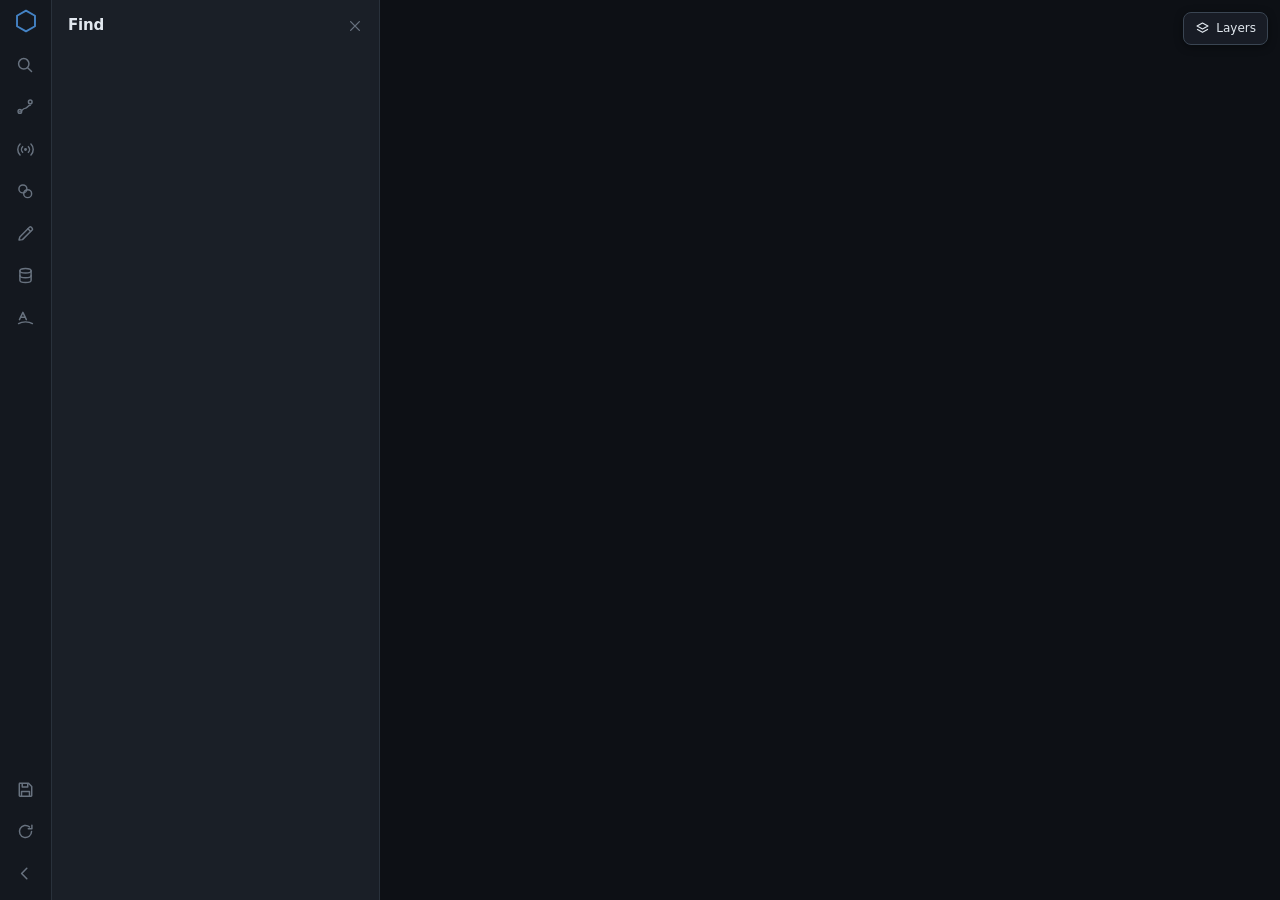
<file: index.html>
<!DOCTYPE html>
<html lang="en">
<head>
<meta charset="utf-8">
<meta name="viewport" content="width=device-width, initial-scale=1">
<title>Ravages Hex Map</title>
<meta http-equiv="refresh" content="0; url=rotmap/">
<link rel="canonical" href="rotmap/">
</head>
<body style="font:14px/1.5 system-ui,sans-serif;background:#1c2128;color:#d6dce4;padding:2em">
<p>Redirecting to <a href="rotmap/" style="color:#7ab8ff">the map</a>&hellip;</p>
</body>
</html>
</file>
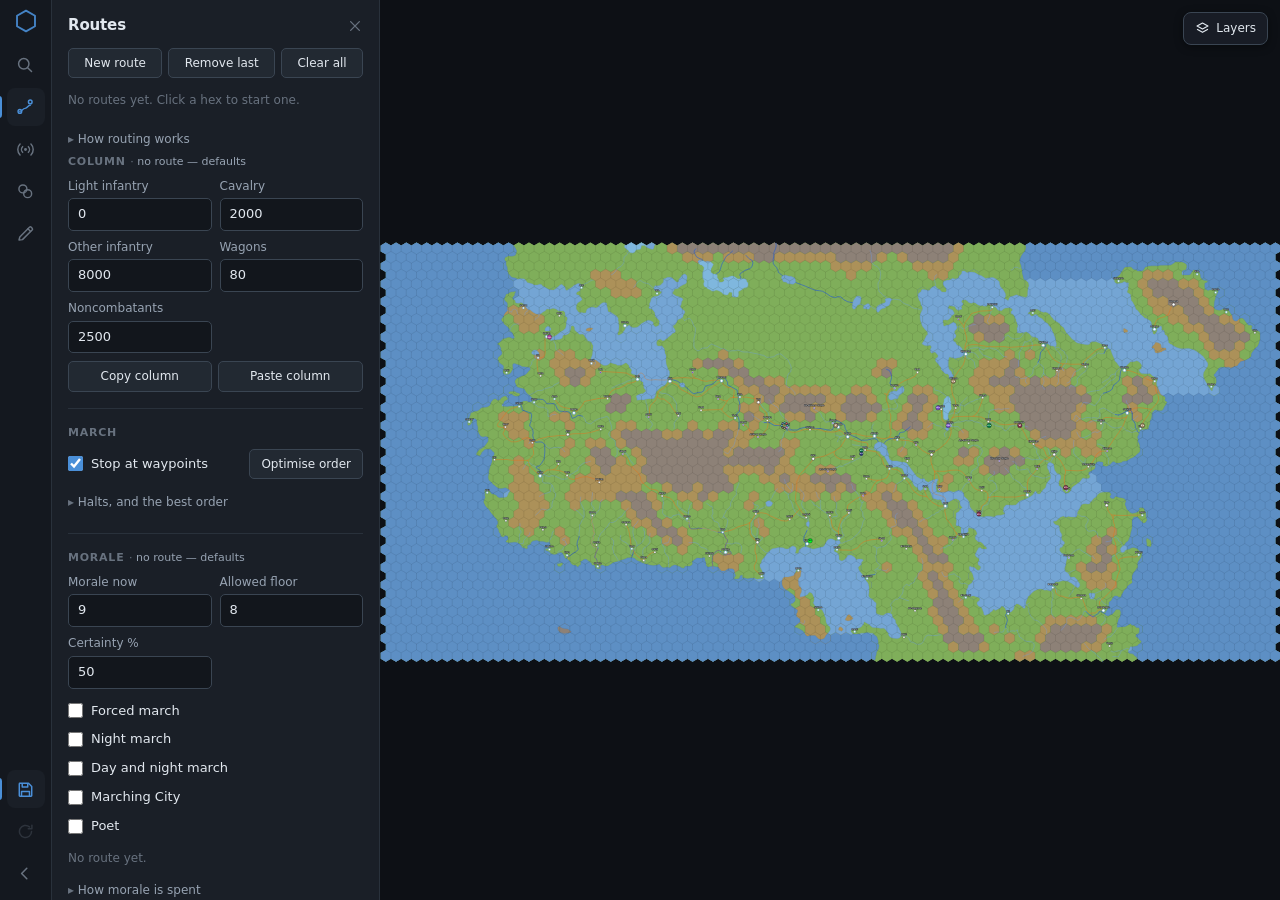
<file: rotmap/index.html>
<!DOCTYPE html>
<html lang="en">
<head>
<meta charset="utf-8">
<title>Ravages Hex Map</title>
<meta name="viewport" content="width=device-width, initial-scale=1, viewport-fit=cover">
<link rel="stylesheet" href="ui.css">
</head>
<body>

<!-- The icons, defined once and referenced by <use>. Keeping them in one block means the rail, the
     panel headers and the map buttons draw from the same set instead of each inlining its own. -->
<svg width="0" height="0" style="position:absolute" aria-hidden="true">
  <defs>
    <g id="i-find" fill="none" stroke="currentColor" stroke-width="1.7" stroke-linecap="round">
      <circle cx="9" cy="9" r="6"/><path d="M13.5 13.5 18 18"/>
    </g>
    <g id="i-route" fill="none" stroke="currentColor" stroke-width="1.7" stroke-linecap="round" stroke-linejoin="round">
      <path d="M4.5 15.5c3 0 3-3.5 6-3.5s3-3.5 6-3.5"/>
      <circle cx="4.5" cy="15.5" r="2.1"/><circle cx="16.5" cy="4.5" r="2.1"/>
    </g>
    <g id="i-token" fill="none" stroke="currentColor" stroke-width="1.7">
      <circle cx="8" cy="8" r="4.6"/><circle cx="13.5" cy="13.5" r="4.6"/>
    </g>
    <g id="i-draw" fill="none" stroke="currentColor" stroke-width="1.7" stroke-linecap="round" stroke-linejoin="round">
      <path d="M3.5 18.5 4.4 15l9.4-9.4 3.1 3.1L7.5 18.1z"/><path d="m13.8 5.6 1.8-1.8a1.5 1.5 0 0 1 2.1 0l1 1a1.5 1.5 0 0 1 0 2.1l-1.8 1.8"/>
    </g>
    <g id="i-data" fill="none" stroke="currentColor" stroke-width="1.7" stroke-linecap="round">
      <ellipse cx="11" cy="5.5" rx="6.5" ry="2.6"/><path d="M4.5 5.5v11c0 1.4 2.9 2.6 6.5 2.6s6.5-1.2 6.5-2.6v-11"/><path d="M4.5 11c0 1.4 2.9 2.6 6.5 2.6s6.5-1.2 6.5-2.6"/>
    </g>
    <g id="i-iso" fill="none" stroke="currentColor" stroke-width="1.7" stroke-linecap="round">
      <circle cx="11" cy="11" r="1.7" fill="currentColor" stroke="none"/>
      <path d="M14.3 7.7a4.7 4.7 0 0 1 0 6.6M17.3 4.7a8.9 8.9 0 0 1 0 12.6"/>
      <path d="M7.7 14.3a4.7 4.7 0 0 1 0-6.6M4.7 17.3a8.9 8.9 0 0 1 0-12.6"/>
    </g>
    <g id="i-layers" fill="none" stroke="currentColor" stroke-width="1.7" stroke-linejoin="round">
      <path d="M11 3 3 7.4l8 4.4 8-4.4z"/><path d="m3 12.2 8 4.4 8-4.4"/>
    </g>
    <g id="i-close" fill="none" stroke="currentColor" stroke-width="1.8" stroke-linecap="round">
      <path d="M5 5l12 12M17 5 5 17"/>
    </g>
    <g id="i-collapse" fill="none" stroke="currentColor" stroke-width="1.8" stroke-linecap="round" stroke-linejoin="round">
      <path d="M12.5 5 6.5 11l6 6"/>
    </g>
    <!-- A floppy: the one picture of "saved" that survived the thing itself. -->
    <g id="i-save" fill="none" stroke="currentColor" stroke-width="1.7" stroke-linejoin="round">
      <path d="M4 3.8h10.5L18.2 7.5V18a.7.7 0 0 1-.7.7H4.5a.7.7 0 0 1-.7-.7V4.5a.7.7 0 0 1 .7-.7z"/>
      <path d="M7.2 3.8v4.4h6.4V3.8"/><path d="M6.4 18.7v-5.4h9.2v5.4"/>
    </g>
    <!-- A circle come almost the whole way round, with the arrow that says it is going back. -->
    <g id="i-reset" fill="none" stroke="currentColor" stroke-width="1.7" stroke-linecap="round" stroke-linejoin="round">
      <path d="M18 11a7 7 0 1 1-2.4-5.3"/><path d="M18.4 3.6v4.2h-4.2"/>
    </g>
    <g id="i-hex" fill="none" stroke="currentColor" stroke-width="1.6" stroke-linejoin="round">
      <path d="M11 2.2 18.6 6.6v8.8L11 19.8 3.4 15.4V6.6z"/>
    </g>
    <!-- A serif A on a curve: lettering that follows a line, which is what the panel is about. -->
    <g id="i-type" fill="none" stroke="currentColor" stroke-width="1.7" stroke-linecap="round" stroke-linejoin="round">
      <path d="M4 13.5 8 5l4 8.5"/><path d="M5.6 10.6h4.8"/><path d="M3 18c4-2.6 12-2.6 16 0"/>
    </g>
  </defs>
</svg>

<!-- ------------------------------------------------------------------ rail -->
<nav id="rail" aria-label="Panels">
  <svg class="mark" viewBox="0 0 22 22"><use href="#i-hex"/></svg>
  <!-- Find is a floating surface rather than a panel: it is the one thing you want open *while* doing
       something else, and a panel that has to be left to get back to the map cannot be that. The button
       toggles it; so does Ctrl+F. -->
  <button class="railbtn" type="button" id="findBtn" data-label="Find (Ctrl+F)"><svg viewBox="0 0 22 22"><use href="#i-find"/></svg></button>
  <button class="railbtn" type="button" data-pane="route"  data-label="Routes"> <svg viewBox="0 0 22 22"><use href="#i-route"/></svg></button>
  <button class="railbtn" type="button" data-pane="iso"    data-label="Isochrone"><svg viewBox="0 0 22 22"><use href="#i-iso"/></svg></button>
  <button class="railbtn" type="button" data-pane="tokens" data-label="Tokens"> <svg viewBox="0 0 22 22"><use href="#i-token"/></svg></button>
  <!-- Drawing and the data tools are authoring, not reading: the published map has neither, so
       script removes these two buttons unless the app is served locally. -->
  <button class="railbtn" type="button" data-pane="draw"   data-label="Draw" hidden><svg viewBox="0 0 22 22"><use href="#i-draw"/></svg></button>
  <button class="railbtn" type="button" data-pane="data"   data-label="Data" hidden><svg viewBox="0 0 22 22"><use href="#i-data"/></svg></button>
  <!-- Which curve a realm name is written along, and every threshold in the fitting. Tuning, not
       reading: it exists so the questions can be settled by looking, and goes with the other two. -->
  <button class="railbtn" type="button" data-pane="labels" data-label="Realm labels" hidden><svg viewBox="0 0 22 22"><use href="#i-type"/></svg></button>
  <div class="spacer"></div>
  <!-- The two switches that decide what survives a reload, at the foot of the rail because they are
       about the session rather than about any one panel. Their labels are written by script: both say
       what is true now, not what the button is called. -->
  <button class="railbtn" type="button" id="saveToggle" data-label="Saving locally"><svg viewBox="0 0 22 22"><use href="#i-save"/></svg></button>
  <!-- Reset asks first, and asks *here* rather than in a browser dialog: the question is about one
       button, and a modal that greys the whole map to ask it is louder than the thing it guards. The
       tab unfolds to the right of the button and is itself the confirmation. -->
  <div class="railslot" id="resetSlot">
    <button class="railbtn" type="button" id="resetAll" data-label="Reset map"><svg viewBox="0 0 22 22"><use href="#i-reset"/></svg></button>
    <button class="railconfirm" type="button" id="resetConfirm" tabindex="-1">Are you sure?</button>
  </div>
  <button class="railbtn" type="button" id="railShut" data-label="Hide panel"><svg viewBox="0 0 22 22"><use href="#i-collapse"/></svg></button>
</nav>

<!-- ----------------------------------------------------------------- panel -->
<aside id="panel">
  <div id="panelGrip" title="Drag down to close"></div>
  <header id="panelHead">
    <h1 id="panelTitle">Find</h1>
    <button class="iconbtn" type="button" id="panelClose" aria-label="Hide panel"><svg viewBox="0 0 22 22"><use href="#i-close"/></svg></button>
  </header>

  <div id="panelBody">

    <!-- ---------------------------------------------------------- Find -->
    <!-- -------------------------------------------------------- Routes -->
    <section class="pane" data-pane="route">
      <div class="group">
        <div class="btnrow">
          <button class="btn" type="button" id="newRoute">New route</button>
          <button class="btn" type="button" id="undoWp">Remove last</button>
          <button class="btn danger" type="button" id="clearRoute">Clear all</button>
        </div>
        <div id="routeList"></div>
        <details class="hint">
          <summary>How routing works</summary>
          Click hexes to add waypoints. Drag a waypoint to move it; the route updates while you drag.
          <b>Right-click</b> a hex for route actions, including adding or removing a waypoint and starting
          a new route. <b>Remove last</b> is the touch-friendly way to remove the final waypoint.
          <b>Ctrl+Z</b> undoes.
          <p>Click a route to select it, click its swatch to recolour it, and double-click its row to open
          the step table. The <b>⋯</b> menu renames, duplicates, clears, copies, or pastes a route. A route
          starting under a token uses that token's colour.</p>
          <p>In the step table, right-click a step to start or end a forced, night or day-and-night
          march — where none of the pace boxes are ticked — or to split the route
          there.</p>
        </details>
      </div>

      <!-- The column and the conditions are one set of controls shown on two panels; script
           carries them between these slots so the two can never disagree. -->
      <div id="routeSettingsSlot"></div>

    </section>


    <!-- ----------------------------------------------------------- Isochrone -->
    <section class="pane" data-pane="iso">
      <div class="group">
        <h2>Spread <span class="forwhom" id="isoFor"></span></h2>
        <label class="field"><span>Spread</span><select id="isoMode">
          <option value="army">Army travel — pathfinding</option>
          <option value="message">Message — 240 mi/day, straight line</option>
          <option value="rumour">Rumour — 90 mi/day, straight line</option>
          <option value="relief">Relief army — news spread and army travel</option>
        </select></label>
        <label class="field" id="isoNewsWrap" hidden title="News travels in a straight line at the selected speed. The relief march is pathfound."><span>News travels by</span><select id="isoNews">
          <option value="rumour">Rumour — 90 mi/day</option>
          <option value="message">Message — 240 mi/day</option>
        </select></label>
        <div class="fields">
          <label class="field" id="isoBandWrap"><span>Band (IRL days)</span><input type="number" id="isoBand" value="1" step="0.5" min="0.25"></label>
          <label class="field" id="isoMaxWrap"><span id="isoMaxLbl">Max days</span><input type="number" id="isoMax" value="7" step="1" min="1"></label>
        </div>
        <label class="chk" id="isoOptWrap" title="Shade by the unused part of the final ordered day. A 3.2-day march wastes 0.8 days of a 4-day order."><input type="checkbox" id="isoOpt"> Optimizer — shade by wasted day</label>
        <div class="btnrow">
          <button class="btn" type="button" id="isoAdd" title="Add an origin with its own colour, spread, time limit, and column.">Add origin</button>
          <button class="btn" type="button" id="isoPick" title="Move the selected origin on the next map tap.">Move origin</button>
          <button class="btn danger" type="button" id="isoClear">Clear all</button>
        </div>
        <div id="isoList"></div>
        <div id="isoLegend"></div>
        <details class="hint">
          <summary>How the isochrone works</summary>
          Click the map to move the selected origin. Drag an origin to update its reach live.
          Outside this panel, <b>Shift</b>+click moves it. Right-click a hex to add, move, or remove an
          origin. Each origin has its own colour, spread type, time limit, and column settings. Select
          an origin before changing the controls above; its row shows the spread and limit it will use.
          <p>With several origins, each subhex belongs to the one that reaches it first. Hover to see the
          runner-up and the time difference. Use an origin's swatch, name, or <b>⋯</b> menu to edit it.</p>
          <p>Coasts and major rivers can split a hex into separate subhexes. Only reachable subhexes are
          shaded. Open water is shown only if the column has a fleet or may secure one.</p>
        </details>
      </div>

      <div id="isoSettingsSlot"></div>

      <!-- Why the column controls have gone. One line, and it stays visible: a fold would hide the
           answer to the question the missing boxes have just raised. -->
      <div class="group" id="isoNotArmy" hidden>
        <p class="hint">Messages and rumours travel in a straight line, so column settings do not apply.</p>
      </div>

      <!-- Shown only in relief mode, where the origin means something quite different from the
           other three: it is where the trouble is, not the force setting out. -->
      <div class="group" id="isoReliefNote" hidden>
        <p class="hint">Place the origin at the siege, battle, or landing. Shading shows where a relief
        force could start and still arrive within the time limit.</p>
        <details class="hint">
          <summary>How a relief army works</summary>
          The selected subhex is the destination. News travels outward in a straight line; the relief
          force then marches back using the selected column and conditions. The shaded time is the sum
          of both legs. Hover a subhex to see the split.
          <p>Each leg is rounded up to a whole day before they are added. Half a day for the news and
          half a day for the march therefore costs two days.</p>
          <p>The return march is calculated toward the origin, so destination terrain and one-way costs
          are charged correctly.</p>
        </details>
        <details class="hint"><summary>How long you actually have</summary>
        <p>For a siege, add the expected siege length to the time needed to secure the stronghold after
        it falls: <b>1 IRL day</b> for a fortress, <b>1d6</b> for a town, or <b>2d6</b> for a city.</p>
        <p>For a battle, set the time to however long you expect the line to hold. The default of
        <b>4 days</b> is only a starting estimate.</p>
        </details>
      </div>
    </section>

    <!-- -------------------------------------------------------- Tokens -->
    <section class="pane" data-pane="tokens">
      <div class="group">
        <div class="btnrow">
          <button class="btn" type="button" id="tokPlace" title="Place a token on the next map tap.">Place token</button>
          <button class="btn danger" type="button" id="tokClear">Clear all</button>
        </div>
        <div id="tokenList"></div>
      </div>

      <div class="group">
        <h2>Board</h2>
        <div class="btnrow">
          <button class="btn" type="button" id="tokStart" title="Reset all tokens to the shipped starting positions.">Starting positions</button>
          <button class="btn" type="button" id="tokExport">Export</button>
          <label class="btn file">Import<input type="file" id="tokImport" accept=".json"></label>
        </div>
        <p class="hint">Token positions are saved in this browser. Use <b>Export</b> to keep a backup or
        share them. Legion colour updates recolour matching tokens without moving them; <b>Ctrl+Z</b>
        restores the previous colours. <b>Starting positions</b> resets all tokens to the shipped board.</p>
      </div>

      <details class="hint">
        <summary>How tokens work</summary>
        Right-click a hex and choose <b>Mark as</b>, or press <b>Place token</b> and tap a hex.
        Legion tokens use their legion's Warlords colour; other tokens use a separate palette.
        <p><b>Drag</b> a token to move it. While this panel is open, right-click a token to rename,
        recolour, split, or delete it. On touchscreens, hold the token for this menu. <b>Ctrl+Z</b>
        undoes token, route, and drawing changes in the order they were made.</p>
      </details>
    </section>

    <!-- ---------------------------------------------------------- Draw -->
    <section class="pane" data-pane="draw">
      <div class="group">
        <!-- `data-dev` marks a tool the published map drops: the ones that build or annotate the map
             rather than read it. What survives is Map painting alone — a reader may want to move a
             front line on their own copy, but naming places and rubbing out roads is the map's own
             making. Whichever tool is left last takes the whole bottom row: Erase locally, Map
             painting published, and the stylesheet reads that off the row rather than being told. -->
        <div class="tools" id="toolBtns">
          <button class="btn" type="button" data-tool="road" data-dev>Road</button>
          <button class="btn" type="button" data-tool="river_major" data-dev>River (major)</button>
          <button class="btn" type="button" data-tool="river_minor" data-dev>River (minor)</button>
          <button class="btn" type="button" data-tool="trade" data-dev>Trade route</button>
          <button class="btn" type="button" data-tool="coast" data-dev>Coast</button>
          <button class="btn" type="button" data-tool="stronghold" data-dev>Stronghold</button>
          <button class="btn" type="button" data-tool="label" data-dev>Label</button>
          <button class="btn" type="button" data-tool="realm">Map painting</button>
          <button class="btn" type="button" data-tool="comm" data-dev>Commandery</button>
          <button class="btn" type="button" data-tool="erase" data-dev>Erase</button>
        </div>
        <!-- Only while the Map painting tool is up. Built from the scan and, for Warlords, token colours
             so a commander can be painted before holding any ground. -->
        <div id="realmPick" hidden>
          <label class="field"><span>Paint on</span><select id="realmLayer">
            <option value="warlords">Warlords</option>
            <option value="borders">Borders</option>
          </select></label>
          <div id="realmSwatches"></div>
          <!-- The native colour dialog, opened by the "Custom colour" swatch. Kept out of the flow
               rather than styled: every browser draws this control its own way and none of them the
               way the panel does, so the swatch is the button and this is only the mechanism. -->
          <input type="color" id="realmCustomInput" value="#842a4b" aria-label="Custom realm colour">
        </div>
        <!-- Only while the Commandery tool is up, and only locally: the provinces are data, and this
             edits the reading of them by hand. There is no palette because there are over a hundred
             of them and no swatch grid would tell them apart — the brush is loaded off the map. -->
        <div id="commPick" hidden data-dev>
          <div id="commLoaded"></div>
          <div class="btnrow">
            <button class="btn" type="button" id="commPickBtn" title="Click a hex to load the province that administers it.">Pick from map</button>
            <button class="btn" type="button" id="commNobody" title="Paint hexes out of every province.">Nobody</button>
          </div>
        </div>
        <div class="btnrow">
          <button class="btn" type="button" id="undoBtn">Undo</button>
          <button class="btn" type="button" id="exportBtn">Export JSON</button>
          <label class="btn file">Import<input type="file" id="importInput" accept=".json"></label>
          <button class="btn danger" type="button" id="drawResetBtn" title="Reset the drawing to data/features.json.">Reset</button>
        </div>
        <p class="hint" id="saveInfo">Autosaved locally.</p>
        <p class="hint" data-pub>Drawing changes are saved in this browser, and are carried over when a
        new version of the map is published — where both changed the same thing, your change is kept.
        Use <b>Export JSON</b> to back them up or share them.</p>
      </div>

      <div class="group">
        <h2>Using the tools</h2>
        <details class="hint" data-dev>
          <summary>Placing points</summary>
          Click to add snapped points. A new point may be at most one hex from the last.
          <b>Enter</b> or double-click finishes; <b>Esc</b> cancels; <b>Ctrl+Z</b> undoes.
          Hold <b>Alt</b> for free placement or <b>E</b> to snap along the nearest edge.
        </details>
        <details class="hint" data-dev>
          <summary>Coast</summary>
          A coast stays within the first hex you click. Add its points, then click the sea side.
          Click the starting point after at least three points to close a loop, such as a small island.
          Hold <b>E</b> to snap anywhere along an edge. <b>Shift</b>+click an existing coast to change
          which side is sea.
        </details>
        <details class="hint" data-dev>
          <summary>Commandery</summary>
          <b>Pick from map</b>, then click the ground whose province you want; the brush holds it. Click or
          drag to move hexes into it. Where the province is wholly one realm’s — on the Warlords map,
          the Borders map, or both — that realm takes the new ground too, so the three maps go on
          agreeing — and only the piece that moved is painted, so the far bank of a strait keeps
          whatever it held. <b>Nobody</b> takes ground out of every province. Painting is per piece of
          land, so a hex a coast or a major river has cut in two can have its two banks in different
          provinces; the shipped file still names whole hexes, and this is laid over it.
        </details>
        <details class="hint">
          <summary>Map painting</summary>
          Choose Borders or Warlords, then click to paint a subhex or drag to paint several. Selecting
          the active colour again removes your override. <b>Nobody</b> clears a claim from the source
          scan. Painted changes are included in the features JSON.
          <p><b>Custom colour…</b> adds a colour to the palette. <b>Pick from map</b> samples the next
          subhex. Warlords also includes colours assigned to tokens. Click an existing entity's swatch
          to recolour it, or right-click its row to rename, recolour, or centre it on the map.</p>
          <p>Right-click the map to paint or clear one subhex, paint a whole commandery, undo, or reset
          the drawing to its shipped data. Commandery painting covers land only.</p>
          <p>Double-clicking a colour name still renames it directly. Colours with the same name are treated as one
          polity for map labels, while remaining separate paint colours. Clear a custom name to use
          the built-in legend again.</p>
          <p>The <b>A</b> button on the Borders, Commanderies and Warlords layer rows shows their names on
          the map. The local <b>Realm labels</b> panel controls their fitting, font, and collision settings.</p>
          <p>The <b>Commanderies</b> layer is not painted from a scan and is not paintable here: it is the
          datasheet's own provinces, each in a colour made from the settlement it is named for, and each
          labelled with that name. Rename the settlement and the province follows.</p>
        </details>
        <details class="hint" data-dev>
          <summary>Stronghold</summary>
          Click to place or restore a stronghold. <b>Shift</b>+click toggles port status; ports have a
          blue ring. Right-click the hex to set it as ordinary, fortress, or major. Strongholds beside
          the sea or a major river are ports by default.
        </details>
        <details class="hint" data-dev>
          <summary>Label</summary>
          Click a hex to name or rename it. Clearing the text removes the name, including one that came
          from the datasheet — the dialog says what the datasheet called it, so it can be typed back.
          Commandery names follow their highest-ranked settlement, and an erased stronghold is not one.
          <p>The <b>A</b> button on the Strongholds layer toggles names without hiding the markers.
          Stronghold names are drawn below realm names.</p>
        </details>
        <!-- The half of the Label help that is about reading the map rather than writing it. The
             published panel has no Label tool to hang it off, and the A button is still there. -->
        <details class="hint" data-pub>
          <summary>Names</summary>
          The <b>A</b> button on the Strongholds layer toggles names without hiding the markers.
          Stronghold names are drawn below realm names. Commandery names follow their highest-ranked
          settlement.
        </details>
        <details class="hint" data-dev>
          <summary>Erase</summary>
          Click a node to remove it, click a segment to cut it, or <b>Shift</b>+click to remove the
          whole line. Drag to erase features and strongholds. Datasheet strongholds stay hidden until
          restored or undone.
        </details>
      </div>
    </section>

    <!-- ---------------------------------------------------------- Data -->
    <section class="pane" data-pane="data">
      <div class="group">
        <div class="btnrow">
          <button class="btn" type="button" id="refetchBtn" title="Fetch latest terrain from the Google Sheet">Refetch sheet</button>
          <button class="btn danger" type="button" id="resetBtn" title="Discard local drawing, reload data/features.json">Reset drawing</button>
        </div>
        <p class="hint" id="dataInfo"></p>
      </div>
    </section>

    <!-- Built from the RN_FIELDS table in script rather than written out here: one row per knob, so
         adding a knob is adding a line, and the panel cannot drift out of step with what it sets. -->
    <section class="pane" data-pane="labels">
      <p class="hint">Adjust how realm names are fitted. Turn on Borders or Warlords and its
        <b>A</b> label switch to preview changes.</p>
      <div id="rnTuner"></div>
    </section>

  </div>
</aside>

<!-- ------------------------------------------------------------------- map -->
<div id="mapWrap">
  <svg id="map" xmlns="http://www.w3.org/2000/svg"></svg>
  <div id="tooltip" hidden></div>

  <div id="mapTools">
    <button class="maptool" type="button" id="layersBtn" aria-expanded="false">
      <svg viewBox="0 0 22 22"><use href="#i-layers"/></svg>Layers
    </button>
    <!-- One panel per route, built in script: the map's own route switcher, and the way a
         dismissed readout is called back. -->
    <div id="routeBtns"></div>
    <div id="routeTimeline" hidden>
      <div class="rttime-head">
        <button type="button" id="routeTimePlay" aria-label="Play route timeline" title="Play route timeline">&#9654;</button>
        <output id="routeTimeOut" for="routeTimeRange">Day 0</output>
      </div>
      <input type="range" id="routeTimeRange" min="0" max="1" step="1" value="1"
             aria-label="Campaign day">
    </div>
  </div>

  <!-- Undoing a mis-tapped waypoint is the one thing you need without opening the sheet, and on a
       touchscreen there is no right button to do it with. -->
  <button class="maptool" type="button" id="undoWpFloat" hidden>Remove last</button>
</div>

<!-- --------------------------------------------------- floating surfaces ---
     All three live at the end of the body, outside #mapWrap, so nothing clips
     them when they open against an edge of the map. -->

<div class="float" id="layersPop" hidden>
  <div class="floathead">
    <h3>Layers</h3>
    <button class="iconbtn" type="button" id="layersClose" aria-label="Close"><svg viewBox="0 0 22 22"><use href="#i-close"/></svg></button>
  </div>
  <div id="layerList"></div>
</div>

<div class="float" id="findPop" hidden>
  <div class="floathead" id="findHead">
    <h3>Find</h3>
    <button class="iconbtn" type="button" id="findClose" aria-label="Close"><svg viewBox="0 0 22 22"><use href="#i-close"/></svg></button>
  </div>
  <div id="findBody">
    <!-- Counters are searchable by numeral and by commander, which the placeholder now says: they are the
         one thing on this map that moves, so "where is V" is the lookup most worth having. -->
    <input id="search" type="search" autocomplete="off" autocapitalize="off" spellcheck="false"
           placeholder="Place, region, commandery, legion, hex…">
    <div id="searchResults"></div>
  </div>
</div>

<div class="float" id="routeCard" hidden>
  <div class="floathead" id="routeCardHead">
    <h3>Route</h3>
    <button class="iconbtn" type="button" id="routeCardClose" aria-label="Close"><svg viewBox="0 0 22 22"><use href="#i-close"/></svg></button>
  </div>
  <div id="routeOut" class="routeout"></div>
  <!-- Outside #routeOut on purpose: that div is rewritten wholesale on every recompute, and these
       two buttons would go with it. -->
  <div class="btnrow" id="routeStepsIO">
    <button class="btn" type="button" id="copySimple" title="Copy the route's hex numbers and arrows, and nothing else.">Copy simple</button>
    <button class="btn" type="button" id="copyDetailed" title="Copy the summary and every step, with terrain, crossings and the waypoint markers Paste hexes reads back.">Copy detailed</button>
    <button class="btn" type="button" id="pasteSteps" title="Use hex numbers from pasted text as this route's waypoints — a detailed copy also restores their orders.">Paste hexes</button>
  </div>
</div>


<!-- Parked here at load; showPane() moves these into whichever panel is open. -->
<div id="settingsPark" hidden>
      <div class="group" id="colGroup">
        <h2>Column <span class="forwhom" id="settingsFor"></span></h2>
        <div class="fields">
          <label class="field" title="At a third of the fighting strength they set the pace: road speed off-road, and no mountain penalty."><span>Light infantry</span><input type="number" id="li" value="0" step="500"></label>
          <label class="field"><span>Cavalry</span><input type="number" id="cav" value="2000" step="500"></label>
          <label class="field" title="Peasant, regular and heavy infantry — everything on foot that isn't light infantry."><span>Other infantry</span><input type="number" id="inf" value="8000" step="500"></label>
          <label class="field"><span>Wagons</span><input type="number" id="wag" value="80" step="10"></label>
          <label class="field"><span>Noncombatants</span><input type="number" id="non" value="2500" step="100"></label>
        </div>
        <div class="btnrow">
          <button class="btn" type="button" id="copyArmy" title="Copy this column and its conditions as text.">Copy column</button>
          <button class="btn" type="button" id="pasteArmy" title="Paste column settings. Unspecified values return to their defaults.">Paste column</button>
        </div>
      </div>

      <!-- Between the column and the conditions, because it is about neither: the column is who is
           marching and the conditions are what they are marching through, while this is how the march
           is *ordered*. It travels with those two groups, and goes away on the Isochrone panel, which
           has origins rather than waypoints and so has nothing to halt at. -->
      <div class="group" id="marchGroup">
        <h2>March</h2>
        <div class="stoprow">
          <label class="chk" title="The column visits every unmarked waypoint by default. Right-click one to pass, visit, or wait there for a chosen number of days."><input type="checkbox" id="stops" checked> Stop at waypoints</label>
          <button class="btn" type="button" id="optRoute"
                  title="Reorder this route's waypoints for the fewest whole days of orders.">Optimise order</button>
        </div>
        <details class="hint">
          <summary>Halts, and the best order</summary>
          A route is billed in <b>whole days of orders</b>: the column halts at each waypoint, and the
          rest of the day it arrives in is spent. The card shows the ordered total, with the exact
          distance marched beside it and the wasted fraction under it.
          <p>Clear <b>Stop at waypoints</b> and unmarked waypoints become pass-throughs — the whole march
          is one order and only the arrival is rounded. Right-click a waypoint to choose <b>Pass</b>,
          <b>Visit</b>, or <b>Wait</b> for a chosen number of whole IRL days. An explicit Visit or Wait
          overrides the route-wide default; waypoints the column passes are drawn smaller. Arriving is
          always a halt.</p>
          <p><b>Optimise order</b> reorders the waypoints for the fewest ordered days and asks which ends
          to hold: keep the start, or keep both ends. The search is exact up to 15 waypoints.
          <b>Ctrl+Z</b> puts the old order back.</p>
        </details>
      </div>

      <!-- What the march costs the army, sitting between the pace that spends it and the conditions
           that shape it. The numbers it reads are entered with the column above. -->
      <div class="group" id="moraleGroup">
        <h2>Morale <span class="forwhom" id="moraleFor"></span></h2>
        <!-- What the army has, what it may spend down to, and how sure of that it wants to be. They
             sit above the distribution they shape, so a change and its consequence are read together. -->
        <div class="fields">
          <label class="field" title="What the army has now. 9 is the usual resting morale; 12 the maximum."><span>Morale now</span><input type="number" id="morale" value="9" min="0" max="12" step="1"></label>
          <label class="field" title="The lowest morale the army may be allowed to reach by the end of the route."><span>Allowed floor</span><input type="number" id="moraleMin" value="8" min="0" max="12" step="1"></label>
          <label class="field" title="How sure of staying at or above the floor the commander wants to be. The pace is pushed up to this bar and no further."><span>Certainty %</span><input type="number" id="moraleConf" value="50" min="0" max="100" step="5"></label>
        </div>
        <!-- Maximum morale is not a commander's choice: 12, or 9 for a majority-peasant army, and the
             column boxes cannot tell peasant infantry from the rest to decide it. So it is kept rather
             than shown — every route still carries it, it still round-trips through the column line
             (paste `moraleMax=9` for a peasant army), and the histogram still caps where it should. -->
        <input type="hidden" id="moraleMax" value="12">
        <!-- Resting morale, the level rest-drift pulls towards: 9, or 6 for a majority-peasant army.
             Kept rather than shown for the same reason as the maximum. -->
        <input type="hidden" id="moraleRest" value="9">
        <label class="chk" title="Permit the forced pace. Which legs use it is chosen to fit the morale allowed, and overrides legs marked by hand."><input type="checkbox" id="forced"> Forced march</label>
        <label class="chk" title="Permit marching by night: 6 mi/night on roads, 12 forced. Slower than daylight, but the heat rules leave it alone. Roads only — a leg with no road path is marched by day. Which legs use it is chosen to fit the morale allowed, and that overrides legs marked by hand."><input type="checkbox" id="night"> Night march</label>
        <label class="chk" title="Permit marching day and night: the column's road miles by daylight and another 6 after dark, 18 a day or 30 forced. Roads only for the dark half, so off-road it is an ordinary day march. In a heatwave it pays both ways — the daylight still costs a point a day and the dark half still calls for its check. Which legs use it is chosen to fit the morale allowed, and that overrides legs marked by hand."><input type="checkbox" id="dayNight"> Day and night march</label>
        <label class="chk" title="Tradition: a column over 6 miles long with at least 1 wagon per 30 infantry may force march on roads without risking morale."><input type="checkbox" id="marchingCity"> Marching City</label>
        <label class="chk" title="Commander trait: morale rolls count 2 higher when reading the consequences of a failed check. Does not change how often a check fails."><input type="checkbox" id="poet"> Poet</label>
        <div id="moralePanel"></div>
        <details class="hint">
          <summary>How morale is spent</summary>
          <p>A forced-march day and a night-march day each call for a check: <b>2d6</b>, and on
          <b>doubles</b> the army loses a point of morale — 1 in 6, whatever its morale is. A day that
          is both forced and by night rolls both checks. Part-days round up, per leg.</p>
          <p>The same roll is read a second time: <b>over</b> the army's morale is a failed check, and
          the roll indexes the consequences table — desertion, defection, at worst mutiny. That risk
          grows as morale falls, so it is walked check by check rather than averaged. It is not what
          the pace is traded against; morale is.</p>
          <p>Ticking <b>Forced march</b> or <b>Night march</b> does not apply that pace to the whole
          route. It permits it, and the legs to march hard are then chosen for you — the fastest set
          that still keeps the army at or above the floor with the certainty asked for. Those choices
          replace any legs you marked by hand; untick all three to mark legs yourself again.</p>
          <p>Not modelled: recovery towards resting morale (1 per 20 IRL days), rest, supply, pay and
          battle. The army that sets out is the army that arrives, minus what the table takes.</p>
        </details>
      </div>

      <div class="group" id="condGroup">
        <h2>Conditions</h2>
        <!-- The detail lives in the tooltips; the labels stay short enough to scan. -->
        <label class="chk" title="May land anywhere. Embarking still requires a port."><input type="checkbox" id="marines"> Marines</label>
        <label class="chk" title="May secure ships at a sea or major-river port for 7 IRL days."><input type="checkbox" id="embark" checked> Allow securing a fleet</label>
        <label class="chk" title="Starts with ships. Re-embarking costs 1 day; marching inland leaves the ships behind."><input type="checkbox" id="fleet"> Start as fleet</label>
        <label class="chk" title="Trade routes are used by default. They run end to end only, with no stops in between."><input type="checkbox" id="noTrade"> Avoid trade routes</label>
        <label class="chk" title="Commander trait: the army stretches half as long on the road. Halves the column for the 6-mile limit and for fording."><input type="checkbox" id="logistician"> Logistician</label>
        <label class="field"><span>Weather</span><select id="weather">
          <option value="clear">Clear / light rain</option>
          <option value="hot">Hot</option>
          <option value="heavy_rain">Heavy rain (bad)</option>
          <option value="storm">Storm (very bad)</option>
          <option value="snow">Snow (bad)</option>
          <option value="blizzard">Blizzard (very bad)</option>
          <option value="heatwave">Heatwave</option>
        </select></label>
      </div>
</div>

<div id="ctxMenu" hidden></div>

<!-- Every text entry, notice and confirmation uses the map's own surface. Native alert/prompt boxes
     carry the browser's branding, cannot be styled, and visually detach a small edit from the entity
     being edited. One dialog serves all four shapes; script supplies only its words and field type. -->
<dialog id="appDialog" aria-labelledby="appDialogTitle" aria-describedby="appDialogMessage">
  <form method="dialog">
    <h2 id="appDialogTitle"></h2>
    <p id="appDialogMessage"></p>
    <input id="appDialogInput" type="text" autocomplete="off">
    <textarea id="appDialogText" rows="8"></textarea>
    <div class="dialogActions">
      <button class="btn" type="button" id="appDialogCancel">Cancel</button>
      <button class="btn on" type="submit" id="appDialogOK">OK</button>
    </div>
  </form>
</dialog>

<!-- The two scripts are one program split across two files, and a browser that caches them
     independently can hold a new app.js against yesterday's rules.js — which fails as a bare
     ReferenceError for a function the file it is calling does not have yet, nowhere near the edit
     that caused it. A plain static server sends no Cache-Control, so browsers guess a freshness
     lifetime from each file's age: the file edited an hour ago is re-fetched, the one untouched
     for a week is not. Off a local server, where the files are being edited and the download costs
     nothing, both are asked for by a URL no cache has seen. The deployed site keeps ordinary
     caching. Inserted rather than written out because a `src` cannot be computed in markup;
     `async = false` is what preserves rules-then-app order for scripts added this way. -->
<script>
(function () {
  const dev = ['localhost', '127.0.0.1', '[::1]', '0.0.0.0', ''].includes(location.hostname)
    || /^(192\.168\.|10\.|172\.(1[6-9]|2\d|3[01])\.)/.test(location.hostname);
  const v = dev ? '?t=' + Date.now() : '';
  for (const src of ['rules.js', 'app.js']) {
    const el = document.createElement('script');
    el.src = src + v;
    el.async = false;
    document.head.appendChild(el);
  }
})();
</script>
</body>
</html>
</file>
<file: rotmap/ui.css>
/* ==========================================================================
   Ravages Hex Map — interface
   --------------------------------------------------------------------------
   The window is three things: a rail of icons, one panel at a time, and the
   map. Anything that wants to sit *over* the map — the layer list, the route
   readout, the right-click menu — is a floating surface, positioned in script
   and styled here as one family so they read as the same kind of object.

   Everything below is built on the tokens in :root. Nothing hard-codes a
   colour, a radius or a gap; if a value looks arbitrary it should become a
   token rather than another literal.
   ========================================================================== */

:root {
  /* Surfaces, darkest (the map's own backdrop) to lightest (a raised control).
     Each step is a real elevation: rail sits on the page, panel on the rail,
     controls on the panel. */
  --bg-map:   #0d1015;
  --bg-rail:  #14181f;
  --bg-panel: #1a1f27;
  --bg-raise: #222932;
  --bg-hover: #2b333e;
  --bg-sink:  #12161c;   /* inset: text fields, scroll wells */

  --line:     #29313b;   /* hairline between areas */
  --line-2:   #3a4552;   /* border of a control */
  --line-3:   #4d5a6a;   /* border of a control being pointed at */

  --ink:      #e2e8ef;
  --ink-2:    #97a3b2;   /* secondary text, labels */
  --ink-3:    #68727f;   /* hints, disabled */

  --accent:     #4a8fd8;
  --accent-dim: #2f5f92;
  --on-accent:  #ffffff;
  --good:       #57cd89;
  --warn:       #e2a33e;
  --bad:        #e2665c;

  /* One spacing scale. Gaps, padding and margins all come from here, which is
     what stops the rhythm drifting as panels get edited. */
  --s1: 4px;  --s2: 6px;  --s3: 8px;  --s4: 12px;
  --s5: 16px; --s6: 20px; --s7: 28px;

  --r1: 5px;  --r2: 8px;  --r3: 12px; --r4: 16px;

  --f1: 11px; --f2: 12px; --f3: 13px; --f4: 15px; --f5: 17px;

  --rail-w:  52px;
  --panel-w: 328px;
  --route-tool-w: 148px;

  --shadow-1: 0 2px 8px #0006;
  --shadow-2: 0 12px 34px #0009, 0 2px 6px #0006;

  --ease: cubic-bezier(.32, .72, 0, 1);
}

* { box-sizing: border-box; }
html, body { margin: 0; height: 100%; }
body {
  display: flex;
  background: var(--bg-map);
  color: var(--ink);
  font: var(--f3)/1.45 system-ui, -apple-system, "Segoe UI", sans-serif;
  /* Nothing in the chrome is selectable: shift-clicking or dragging on the map used to extend a text
     selection and highlight every stronghold label in the SVG. Text you'd actually want to copy —
     the route readout — opts back in below. */
  user-select: none; -webkit-user-select: none;
  overflow: hidden;
}
.routeout, .hint, #tooltip, input, select, textarea { user-select: text; -webkit-user-select: text; }

/* ---------------------------------------------------------------- primitives */

button, input, select { font: inherit; color: inherit; }

/* App-owned questions ------------------------------------------------------ */
#appDialog {
  width: min(460px, calc(100vw - 28px)); max-height: calc(100vh - 28px);
  padding: 0; overflow: hidden;
  background: var(--bg-panel); color: var(--ink);
  border: 1px solid var(--line-2); border-radius: var(--r3);
  box-shadow: var(--shadow-2);
}
#appDialog::backdrop { background: #080b10a8; backdrop-filter: blur(2px); }
#appDialog form { display: grid; gap: var(--s4); padding: var(--s6); }
#appDialog h2 { margin: 0; font-size: var(--f5); font-weight: 650; }
#appDialog p {
  margin: -2px 0 0; color: var(--ink-2); white-space: pre-line;
  user-select: text; -webkit-user-select: text;
}
#appDialog input, #appDialog textarea {
  width: 100%; min-width: 0; padding: 9px 10px;
  background: var(--bg-sink); color: var(--ink);
  border: 1px solid var(--line-2); border-radius: var(--r1); outline: none;
  resize: vertical;
}
#appDialog input:focus, #appDialog textarea:focus {
  border-color: var(--accent); box-shadow: 0 0 0 2px var(--accent-dim);
}
#appDialog textarea { min-height: 108px; max-height: 48vh; font-family: ui-monospace, Consolas, monospace; }
#appDialog .dialogActions { display: flex; justify-content: flex-end; gap: var(--s2); margin-top: var(--s1); }
#appDialog .btn.danger { background: #642d31; border-color: #914349; color: #fff; }
#appDialog .btn.danger:hover { background: #79363b; }

.btn {
  display: inline-flex; align-items: center; justify-content: center; gap: var(--s2);
  padding: 7px 11px;
  background: var(--bg-raise); color: var(--ink);
  border: 1px solid var(--line-2); border-radius: var(--r1);
  font-size: var(--f2); line-height: 1.2; white-space: nowrap;
  cursor: pointer;
  transition: background .12s, border-color .12s, color .12s;
}
.btn:hover { background: var(--bg-hover); border-color: var(--line-3); }
.btn:active { transform: translateY(.5px); }
.btn:focus-visible { outline: 2px solid var(--accent); outline-offset: 1px; }
.btn.on { background: var(--accent); border-color: var(--accent); color: var(--on-accent); }
.btn.danger:hover { background: #45262a; border-color: #7a3c3c; color: #ffd7d2; }
.btn.wide { width: 100%; }

/* A file input pretending to be a button — the real control is invisible on top of it. */
.btn.file { position: relative; overflow: hidden; }
.btn.file input { position: absolute; inset: 0; opacity: 0; cursor: pointer; }

.btnrow { display: flex; flex-wrap: wrap; gap: var(--s2); }
.btnrow > * { flex: 1 1 auto; }

input[type=text], input[type=search], input[type=number], select {
  width: 100%;
  padding: 6px 9px;
  background: var(--bg-sink); color: var(--ink);
  border: 1px solid var(--line-2); border-radius: var(--r1);
  transition: border-color .12s;
}
input[type=number] { padding-right: 2px; }
input:hover, select:hover { border-color: var(--line-3); }
input:focus, select:focus { outline: none; border-color: var(--accent); }
select { cursor: pointer; }

/* A labelled control. The label sits above its input, always, so a column of
   them lines up however long the words are. */
.field { display: block; }
.field > span { display: block; margin-bottom: 3px; color: var(--ink-2); font-size: var(--f2); }
.fields { display: grid; grid-template-columns: 1fr 1fr; gap: var(--s3) var(--s3); }
.fields.one { grid-template-columns: 1fr; }

/* Checkboxes read as a list of switches rather than a pile of text. */
.chk {
  display: flex; align-items: center; gap: var(--s3);
  padding: 5px var(--s2); margin: 0 calc(var(--s2) * -1);
  border-radius: var(--r1); cursor: pointer; color: var(--ink);
}
.chk:hover { background: var(--bg-raise); }
/* `display: flex` above out-specifies the UA's [hidden], so a hidden switch would otherwise stay on
   screen. The optimizer box relies on this to leave with the column controls. */
.chk[hidden] { display: none; }
/* Same again for the labelled boxes: `.field { display: block }` out-specifies the UA's [hidden],
   so a field hidden by script would keep its slot in the grid and its label above it. */
.field[hidden] { display: none; }
.chk input { flex: 0 0 auto; width: 15px; height: 15px; margin: 0; accent-color: var(--accent); }

/* The switch and the button that acts on what it means, on one line: whether the column halts is the
   assumption the search is made under, so reading the box and pressing the button is one gesture. The
   box takes the width and the button only what it needs; below 820px they stack rather than squeeze,
   since a checkbox label crushed to two lines beside a button reads as neither. */
.stoprow { display: flex; align-items: center; gap: var(--s2); }
.stoprow .chk { flex: 1 1 auto; min-width: 0; }
.stoprow .btn { flex: 0 0 auto; }
@media (max-width: 820px) {
  .stoprow { flex-wrap: wrap; }
  .stoprow .btn { flex: 1 1 auto; }
}

input[type=range] {
  flex: 1; height: 3px; min-width: 40px; margin: 0;
  accent-color: var(--accent); cursor: pointer;
}

.hint { margin: var(--s3) 0 0; color: var(--ink-3); font-size: var(--f2); line-height: 1.5; }
.hint b { color: var(--ink-2); font-weight: 600; }
/* A note script fills in only sometimes — the Data panel's status line is empty until something is
   fetched — must not hold a margin open while it has nothing to say. */
.hint:empty { display: none; }
/* A fold that sits loose in a panel rather than inside a group has no rule above it to separate it
   from the group before, so it takes the group's own spacing instead of the stacking gap. */
.pane > details.hint { margin-top: var(--s5); }

/* Long explanations fold away. They matter once, when you are learning the
   tool, and then never again — but they should still be there. */
details.hint { margin-top: var(--s3); }
details.hint > summary {
  cursor: pointer; color: var(--ink-2); font-size: var(--f2);
  padding: var(--s2) 0; list-style: none;
}
details.hint > summary::-webkit-details-marker { display: none; }
details.hint > summary::before { content: '▸ '; color: var(--ink-3); }
details.hint[open] > summary::before { content: '▾ '; }
details.hint > summary:hover { color: var(--ink); }

/* --------------------------------------------------------------------- rail */

#rail {
  flex: 0 0 var(--rail-w); width: var(--rail-w);
  display: flex; flex-direction: column; align-items: center; gap: var(--s1);
  padding: var(--s3) 0;
  background: var(--bg-rail); border-right: 1px solid var(--line);
  z-index: 30;
}
#rail .mark {
  width: 26px; height: 26px; margin-bottom: var(--s3);
  color: var(--accent); opacity: .9;
}
.railbtn {
  position: relative;
  display: flex; align-items: center; justify-content: center;
  width: 38px; height: 38px; padding: 0;
  background: none; color: var(--ink-3);
  border: 0; border-radius: var(--r2);
  cursor: pointer;
  transition: background .12s, color .12s;
}
.railbtn:hover { background: var(--bg-raise); color: var(--ink); }
.railbtn.on { background: var(--bg-panel); color: var(--accent); }
/* The lit bar on the rail edge, which is what actually reads as "you are here". */
.railbtn.on::before {
  content: ''; position: absolute; left: -8px; top: 8px; bottom: 8px;
  width: 3px; border-radius: 0 3px 3px 0; background: var(--accent);
}
/* Local state that has drifted from the file the map ships with. Red on the button that would undo the
   drift, and lit on the rail edge the way "you are here" is, because it is the same kind of statement:
   something is true of this browser that is not true of the map. It is a warning rather than a fault —
   authoring *is* drifting from the file until the next export — so it colours the icon and does not
   shout. `.on` never applies to this button, so the two edge bars cannot both be lit. */
.railbtn.drift { color: var(--warn); }
.railbtn.drift:hover { color: var(--warn); background: var(--bg-raise); }
.railbtn.drift::before {
  content: ''; position: absolute; left: -8px; top: 8px; bottom: 8px;
  width: 3px; border-radius: 0 3px 3px 0; background: var(--warn);
}
/* Saving switched off is not a warning — it is a mode, and the icon says so by going hollow: the same
   grey as any unlit rail button, with the strike through it that the label spells out. */
.railbtn.off svg { opacity: .55; }
.railbtn svg { width: 19px; height: 19px; }
.railbtn:focus-visible { outline: 2px solid var(--accent); outline-offset: -2px; }
/* A rail button with nothing to do: dimmer than the others, and inert. `pointer-events: none` as well
   as `:disabled`, so the hover label does not appear either — a name is an offer, and there is nothing
   on offer here. */
.railbtn:disabled { opacity: .3; cursor: default; pointer-events: none; }
#rail .spacer { flex: 1; }

/* The confirmation, as a tab that unfolds sideways out of the button it belongs to. A destructive
   button that acts on the first click is a trap; a modal asking about it is a interruption out of all
   proportion to one rail button. This is the middle: the question appears beside the thing it is about,
   the second click lands on the answer rather than on the same button again — so a double-click cannot
   confirm by accident — and anything else at all puts it away.

   Animated on max-width rather than transform, so the tab wipes open from the button's edge instead of
   sliding in from somewhere it never was. `max-width` is the honest property here because the tab's
   real width is its text: an exact width would have to be measured and would go wrong the moment the
   label changed. */
.railslot { position: relative; display: flex; }
.railconfirm {
  position: absolute; left: calc(100% + 6px); top: 50%; transform: translateY(-50%);
  display: flex; align-items: center; height: 30px;
  max-width: 0; padding: 0; overflow: hidden; white-space: nowrap;
  background: var(--bg-panel); color: var(--warn);
  border: 1px solid var(--warn); border-radius: var(--r2);
  font-size: var(--f2); cursor: pointer; opacity: 0;
  box-shadow: var(--shadow-1); z-index: 40;
  transition: max-width .18s var(--ease), padding .18s var(--ease), opacity .12s;
}
.railslot.armed .railconfirm { max-width: 260px; padding: 0 var(--s3); opacity: 1; }
.railconfirm:hover { background: var(--bg-hover); }
/* The hover label would sit exactly where the tab has just opened, saying something less useful. */
.railslot.armed .railbtn::after { display: none; }
/* Armed, the button is the way *out* of the question, so it stops looking like the way in. */
.railslot.armed .railbtn { background: var(--bg-raise); color: var(--warn); }

/* Name of the panel, shown on hover, since the icons alone are a guess. */
.railbtn::after {
  content: attr(data-label);
  position: absolute; left: calc(100% + 10px); top: 50%; transform: translateY(-50%);
  padding: 4px 8px; border-radius: var(--r1);
  background: #000c; color: var(--ink); font-size: var(--f2); white-space: nowrap;
  opacity: 0; pointer-events: none; transition: opacity .12s .25s;
  z-index: 5;
}
.railbtn:hover::after { opacity: 1; }

/* -------------------------------------------------------------------- panel */

#panel {
  flex: 0 0 var(--panel-w); width: var(--panel-w);
  display: flex; flex-direction: column; min-height: 0;
  background: var(--bg-panel); border-right: 1px solid var(--line);
  z-index: 20;
}
body.panel-shut #panel { display: none; }

#panelHead {
  flex: 0 0 auto;
  display: flex; align-items: center; gap: var(--s3);
  padding: var(--s4) var(--s5) var(--s3);
}
#panelTitle {
  flex: 1; margin: 0;
  font-size: var(--f4); font-weight: 600; letter-spacing: -.01em;
}
#panelHead .iconbtn { margin-right: -6px; }

.iconbtn {
  display: flex; align-items: center; justify-content: center;
  width: 28px; height: 28px; padding: 0; flex: 0 0 28px;
  background: none; color: var(--ink-3);
  border: 0; border-radius: var(--r1); cursor: pointer;
  transition: background .12s, color .12s;
}
.iconbtn:hover { background: var(--bg-raise); color: var(--ink); }
.iconbtn svg { width: 16px; height: 16px; }

#panelBody { flex: 1; min-height: 0; overflow-y: auto; padding: 0 var(--s5) var(--s6); }
.pane { display: none; }
.pane.on { display: block; }

/* A titled block inside a panel. The rule sits above the title, so a panel
   reads as a stack of labelled groups rather than a run of controls. */
.group { padding-top: var(--s5); margin-top: var(--s5); border-top: 1px solid var(--line); }
.group:first-child { padding-top: 0; margin-top: 0; border-top: 0; }
.group > h2 {
  margin: 0 0 var(--s3);
  font-size: var(--f1); font-weight: 600; text-transform: uppercase; letter-spacing: .07em;
  color: var(--ink-3);
}
/* Anything stacked in a group is given the same air as whatever came before it. This used to be an
   allowlist of three followers — btnrow, fields, field — which meant everything else was spaced only
   by luck, and several things weren't: the origin list sat flush against the buttons above it and
   read as a fourth button, the legend sat flush against the list, and the token list had the same
   problem as the origin list. A rule about *adjacency* rather than about particular elements has no
   such gaps left to find, and nothing new can open one. */
.group > * + * { margin-top: var(--s3); }
/* Two exceptions, both of things that are one control rather than two. A run of checkboxes is a
   single block of switches and wants to read as one; a heading belongs to what follows it, and
   carries its own margin below. */
.group > .chk + .chk { margin-top: 0; }
.group > h2 + * { margin-top: 0; }

/* ------------------------------------------------------- floating surfaces */

/* The layer popover, the route card and the right-click menu are all the same
   object at heart: something raised above the map. One look for all three. */
.float {
  position: fixed; z-index: 40;
  background: var(--bg-panel);
  border: 1px solid var(--line-3); border-radius: var(--r3);
  box-shadow: var(--shadow-2);
}
/* [hidden] has to out-specify the id rules below, which set `display: flex` to lay these surfaces out.
   A class-plus-attribute selector does not, so `hidden` did nothing and the surface sat visible at
   whatever position it had not been given yet — whatever script asked of it.

   This was a list of ids, one per surface, which worked and was a trap: adding a fourth float meant
   knowing to come back here, and the symptom of forgetting is a panel that cannot be closed and appears
   in the wrong corner. Which is exactly what happened to Find. `!important` is the right tool for once —
   "hidden means hidden" genuinely should beat any layout rule, and stating it that way means the next
   float added needs nothing from this file at all. */
.float[hidden] { display: none !important; }
.floathead {
  display: flex; align-items: center; gap: var(--s3);
  padding: var(--s3) var(--s3) var(--s3) var(--s4);
  border-bottom: 1px solid var(--line);
}
.floathead h3 {
  flex: 1; margin: 0;
  font-size: var(--f1); font-weight: 600; text-transform: uppercase; letter-spacing: .07em;
  color: var(--ink-2);
}

/* Buttons that live on the map itself. */
#mapTools {
  position: absolute; top: var(--s4); right: var(--s4); z-index: 10;
  display: flex; flex-direction: column; align-items: flex-end; gap: var(--s2);
}
.maptool {
  display: inline-flex; align-items: center; gap: var(--s2);
  padding: 7px 11px;
  background: #1a1f27e6; color: var(--ink);
  border: 1px solid var(--line-2); border-radius: var(--r2);
  font-size: var(--f2); white-space: nowrap; cursor: pointer;
  box-shadow: var(--shadow-1); backdrop-filter: blur(6px);
  transition: background .12s, border-color .12s;
}
.maptool:hover { background: var(--bg-hover); border-color: var(--line-3); }
.maptool.on { border-color: var(--accent); color: #cfe3f8; }
.maptool svg { width: 15px; height: 15px; }
.maptool[hidden] { display: none; }

/* One per route. They stack under the Layers button and read as a legend as much as a control, so
   the swatch comes first and the time is pushed to the far edge where a column of them lines up. */
#routeBtns { display: flex; flex-direction: column; align-items: flex-end; gap: var(--s2); max-height: 46vh; overflow-y: auto; }
#routeBtns:empty { display: none; }
.maptool.rtbtn {
  width: var(--route-tool-w); min-width: var(--route-tool-w); padding: 0; gap: 0; overflow: hidden;
}
.rtmain {
  display: flex; align-items: center; gap: var(--s2); flex: 1 1 auto; min-width: 0;
  padding: 7px 6px 7px 11px; background: none; color: inherit;
  border: 0; cursor: pointer;
}
.rtmain:hover { background: #ffffff08; }
.rtbtn.off { color: var(--ink-3); border-color: var(--line); }
.rtbtn.off .sw { opacity: .45; }
.rtvis {
  display: flex; align-items: center; justify-content: center;
  flex: 0 0 30px; align-self: stretch; width: 30px; padding: 0 7px;
  background: none; color: inherit; border: 0; border-left: 1px solid var(--line);
  cursor: pointer;
}
.rtvis:hover { background: #ffffff0c; color: var(--ink); }
.rtmain:focus-visible, .rtvis:focus-visible { outline: 2px solid var(--accent); outline-offset: -2px; }
.rtvis svg { fill: none; stroke: currentColor; stroke-width: 1.7; stroke-linecap: round; stroke-linejoin: round; }
.rtvis .slash { display: none; stroke: var(--bad); stroke-width: 2.2; }
.rtvis.off { color: var(--ink-3); }
.rtvis.off .slash { display: initial; }
/* A control inside a control: the button shows the route, the swatch recolours it. At 11px it needs
   to say so on approach, so it lifts a ring on hover — the button around it is already a pointer,
   and without that nothing would distinguish the one part of it that does something else. */
.rtbtn .sw {
  flex: 0 0 11px; width: 11px; height: 11px;
  border: 1px solid #0007; border-radius: 3px; cursor: pointer;
}
.rtbtn .sw:hover { box-shadow: 0 0 0 2px var(--ink-2); }
.rtbtn .nm { flex: 1; text-align: left; overflow: hidden; white-space: nowrap; text-overflow: ellipsis; }
.rtbtn .tm { color: var(--ink-3); font-variant-numeric: tabular-nums; }
.rtbtn.on .tm { color: var(--ink-2); }

/* A shared campaign clock for every visible route. It belongs to the route legend rather than to one
   route card: one day must mean the same moment for every column being compared on the map. */
#routeTimeline {
  box-sizing: border-box; width: var(--route-tool-w); padding: 7px 9px 8px;
  background: #1a1f27e6; color: var(--ink);
  border: 1px solid var(--line-2); border-radius: var(--r2);
  box-shadow: var(--shadow-1); backdrop-filter: blur(6px);
}
#routeTimeline[hidden] { display: none; }
.rttime-head { display: flex; align-items: center; gap: var(--s2); margin-bottom: 5px; }
#routeTimePlay {
  flex: 0 0 22px; width: 22px; height: 20px; padding: 0;
  border: 0; border-radius: 4px; background: var(--bg-hover); color: var(--ink-2);
  font-size: 10px; line-height: 20px; cursor: pointer;
}
#routeTimePlay:hover { color: var(--ink); background: var(--line-2); }
#routeTimeOut {
  flex: 1; text-align: right; color: var(--ink-2); font-size: var(--f2);
  font-variant-numeric: tabular-nums; white-space: nowrap;
}
#routeTimeRange { display: block; width: 100%; height: 14px; margin: 0; accent-color: var(--accent); cursor: pointer; }

/* Both floating surfaces take a corner drag. The browser draws the handle itself; the wedge below
   is only there to say where it is, because on a dark panel the native one is invisible. */
.float { resize: both; overflow: hidden; }
.float::after {
  content: ''; position: absolute; right: 3px; bottom: 3px; width: 12px; height: 12px;
  pointer-events: none;                       /* the native handle underneath does the work */
  background:
    linear-gradient(135deg, transparent 46%, var(--line-3) 46%, var(--line-3) 58%, transparent 58%),
    linear-gradient(135deg, transparent 70%, var(--line-3) 70%, var(--line-3) 82%, transparent 82%);
}

/* Layers ------------------------------------------------------------------ */
/* Width is yours to set; height is the list's own business. How tall this wants to be is decided
   entirely by how many layers there are, and neither answer a drag could give is useful — shorter
   only adds a scrollbar to something that would otherwise fit, taller only adds empty panel. It also
   stops a height chosen against one list outliving it: the published build carries fewer rows than
   the local one, and a remembered 21-row height left a third of the box blank. */
#layersPop {
  width: 274px; min-width: 210px; max-width: 94vw;
  height: auto; resize: horizontal;
  display: flex; flex-direction: column;
}
#layerList { overflow-y: auto; padding: var(--s3) var(--s4) var(--s4); }

.layer { display: flex; align-items: center; gap: var(--s3); padding: 3px 0; }
.layer label {
  flex: 0 0 106px; display: flex; align-items: center; gap: var(--s2);
  font-size: var(--f2); color: var(--ink); cursor: pointer;
  overflow: hidden; white-space: nowrap; text-overflow: ellipsis;
}
.layer label input { flex: 0 0 auto; width: 14px; height: 14px; margin: 0; accent-color: var(--accent); }
/* The two row buttons are one control in two jobs — a switch that sits after the slider and lights up
   when it is on — so they wear one rule rather than two that would have to be kept in step. Invert
   only exists locally (see buildLayerUI); the names button ships. */
.layer .inv, .layer .nam {
  flex: 0 0 22px; width: 22px; height: 20px; padding: 0;
  background: var(--bg-raise); color: var(--ink-3);
  border: 1px solid var(--line-2); border-radius: var(--r1);
  font-size: var(--f1); line-height: 1; cursor: pointer;
}
/* The names button says what it does by being a letter. Set in the serif the labels themselves are
   drawn in, so the button looks like a small sample of what switching it on puts on the map. */
.layer .nam { font-family: Georgia, "Times New Roman", serif; font-weight: 600; }
.layer .inv:hover, .layer .nam:hover { border-color: var(--line-3); color: var(--ink); }
.layer .inv.on, .layer .nam.on { background: var(--accent); border-color: var(--accent); color: var(--on-accent); }
/* The realm-label tuning panel. Thirty controls in a 328px column, so the rows are as tight as they
   can be and still be draggable: name on the left, slider taking whatever is left, value on the right
   in a fixed gutter so the numbers line up in a column and can be read down. Built in script from
   RN_FIELDS; local only. */
#rnTuner { display: flex; flex-direction: column; gap: 2px; }
.rngroup {
  margin: var(--s4) 0 var(--s1); padding-bottom: 3px;
  border-bottom: 1px solid var(--line);
  color: var(--ink-3); font-size: var(--f1); letter-spacing: .06em; text-transform: uppercase;
}
.rngroup:first-child { margin-top: 0; }
.rnrow {
  display: flex; align-items: center; gap: var(--s3);
  padding: 3px var(--s2); margin: 0 calc(var(--s2) * -1);
  border-radius: var(--r1); cursor: pointer;
}
.rnrow:hover { background: var(--bg-raise); }
.rnrow > span {
  flex: 0 0 132px; min-width: 0;
  color: var(--ink-2); font-size: var(--f2);
  overflow: hidden; white-space: nowrap; text-overflow: ellipsis;
}
.rnrow input[type=range] { flex: 1 1 0; min-width: 30px; }
/* Tabular figures, or the column of values jitters as you drag and the eye cannot read down it. */
.rnrow output {
  flex: 0 0 38px; text-align: right;
  color: var(--ink); font-size: var(--f1); font-variant-numeric: tabular-nums;
}
/* The three selects are the choices rather than the adjustments, so they get the whole width. */
.rnrow.wide { display: grid; grid-template-columns: 1fr; gap: 2px; }
.rnrow.wide > span { flex: none; }
.rnrow.wide select { width: 100%; }
.rnfoot { margin-top: var(--s5); }
.rnfoot .hint { font-variant-numeric: tabular-nums; }

/* A row the Map painting tool switched on by itself. It blinks three times and settles, the same tell
   the search gives a hex it has just found — enough to land the eye on the switch, since the next
   question after "why did the map change" is "how do I change it back". */
@keyframes layerflash { 0%, 100% { background: none } 50% { background: var(--accent) } }
.layer.lit { border-radius: var(--r1); animation: layerflash .5s ease-in-out 3; }

/* Find, as a surface over the map ----------------------------------------- */
#findPop {
  width: 330px;
  min-width: 240px; max-width: 92vw;
  display: flex; flex-direction: column;
}
/* The results open **upward**, above the box you type in. Two reasons, and they are the same reason:
   the surface lives in the bottom-right corner, so a list growing downward grows off the bottom of the
   window and the last hits cannot be reached — and the box stays under your hands instead of walking
   down the screen as you type. The DOM order is box-then-results, because that is the order they should
   be read and tabbed through; only the painting is reversed. See placeFind for the other half of it,
   which pins the surface by its bottom edge so growing really does grow upward. */
#findBody {
  display: flex; flex-direction: column; min-height: 0;
  padding: var(--s3) var(--s4) var(--s4);
}
/* `hidden auto`, not `auto`: a scroll box with one axis set to auto computes the other to auto as well,
   so asking only for vertical scrolling got a horizontal bar too. There was something to scroll to,
   because a result row carries **negative side margins** — that is how it bleeds to the panel edge in the
   sidebar, where the parent's padding absorbs it — and inside a scroll container that padding is not
   there, so every row overhung its box by six pixels and a bar appeared to reach them. The rows give up
   the bleed in here instead; the highlight stopping short of the edge is the better trade. */
#findBody #searchResults { order: -1; overflow: hidden auto; min-height: 0; margin: 0 0 var(--s2); }
#findBody .sr { margin-inline: 0; }

/* Route readout card ------------------------------------------------------ */
#routeCard {
  width: 430px; height: 460px;
  min-width: 330px; min-height: 160px;
  max-width: 92vw; max-height: 88vh;
  display: flex; flex-direction: column;
}
/* Both floating surfaces are picked up by their header. */
.float .floathead { cursor: grab; }
.float.dragging .floathead { cursor: grabbing; }
.float.dragging { box-shadow: 0 20px 50px #000c; }
#routeOut { flex: 1; min-height: 0; overflow-y: auto; padding: var(--s4); }
/* Pinned under the scrolling readout rather than inside it: the steps table can be long, and a copy
   button you have to scroll to the bottom of a march to find is a button you retype the march instead
   of using. flex: 0 0 auto keeps it out of the scroll area's height negotiation. */
#routeStepsIO {
  flex: 0 0 auto; padding: var(--s3) var(--s4);
  border-top: 1px solid var(--line); background: var(--bg-raise);
}

.routeout .big {
  font-size: var(--f5); font-weight: 600; letter-spacing: -.02em;
  color: var(--ink); margin-bottom: var(--s1);
}
.routeout .dim, .routeout td { color: var(--ink-2); }
.routeout .warn { color: var(--warn); }
.routeout .err { color: var(--bad); }
.routeout table { width: 100%; border-collapse: collapse; margin-top: var(--s3); font-size: var(--f2); }
.routeout td { padding: 2px 8px 2px 0; }
.routeout td:last-child { text-align: right; color: var(--ink); }

.routeout .steps {
  margin-top: var(--s4);
  border: 1px solid var(--line); border-radius: var(--r2);
  overflow: auto;                 /* not hidden: a narrow card must not amputate the last columns */
}
/* Fixed layout with declared column widths, so what gives when the card is narrow is the *prose* —
   the hex name and the note — and never the numbers. The numbers are the point of the table; they
   were being clipped clean off the right-hand edge, which read as their not being there at all. */
.stepstbl { width: 100%; min-width: 300px; border-collapse: collapse; table-layout: fixed; font-size: var(--f1); }
.stepstbl td {
  padding: 3px var(--s3); border-bottom: 1px solid var(--line);
  white-space: nowrap; overflow: hidden; text-overflow: ellipsis;
  color: var(--ink-2);
}
/* The numbers get a fixed width — enough for "27.5" at this size — and the three text columns split
   whatever is left. Percentages gave the numbers a share of a narrow card so small that "27.5" came
   out as "2…", which is worse than a truncated place name: a truncated name is still recognisable.
   Widening the card now buys room for the prose, which is where it is wanted. */
.stepstbl col.c-num  { width: 48px; }

/* Drag the line between two headings to rebalance the columns; double-click one to give the table
   its proportions back. The grip straddles the boundary so there is something to aim at. */
.stepstbl .hd td { position: relative; }
.colgrip {
  position: absolute; top: 0; bottom: 0; right: -4px; width: 9px; z-index: 2;
  cursor: col-resize;
}
/* The divider is drawn at rest, not only on hover: a column edge you cannot see is one you do not
   know you can move, and the header needs the ruled look anyway to separate the labels. */
.colgrip::before {
  content: ''; position: absolute; inset: 0 auto 0 4px; width: 1px;
  background: var(--line-2); transition: background .12s, box-shadow .12s;
}
.colgrip:hover::before, .colgrip.dragging::before {
  background: var(--accent); box-shadow: 0 0 0 1px var(--accent);
}
body.colsizing { cursor: col-resize; user-select: none; }
.stepstbl td:nth-child(n+4) { padding-left: var(--s1); padding-right: var(--s2); }
.stepstbl tr:last-child td { border-bottom: 0; }
.stepstbl .hd td {
  position: sticky; top: 0; z-index: 1;
  background: var(--bg-raise); color: var(--ink-3);
  font-size: 9.5px; text-transform: uppercase; letter-spacing: .06em;
}
.routeout .empty { color: var(--ink-3); font-size: var(--f2); }
.routeout .fmnote { margin-top: var(--s1); color: var(--warn); font-size: var(--f2); }

/* Steps are actionable: clicking one goes there, right-clicking one changes the march. */
.stepstbl tr.strow { cursor: pointer; }
.stepstbl tr.strow:hover td { background: var(--bg-raise); color: var(--ink); }
/* A leg being pushed is banded down the left edge rather than shaded — the row still has to be
   readable, and the band survives the hover highlight. */
/* Both rails run down the left edge, and a step that is both forced and marched after dark shows
   two: the forced rail on the outside, the night rail stacked just inside it. Drawn as two inset
   shadows rather than borders so neither shifts the row's text. */
.stepstbl tr.forced td:first-child { box-shadow: inset 2px 0 0 var(--warn); }
.stepstbl tr.night td:first-child { box-shadow: inset 2px 0 0 var(--accent); }
.stepstbl tr.forced.night td:first-child { box-shadow: inset 2px 0 0 var(--warn), inset 4px 0 0 var(--accent); }
.stepstbl .fm { color: var(--warn); font-size: 9.5px; text-transform: uppercase; letter-spacing: .05em; }
.stepstbl .nm { color: var(--accent); font-size: 9.5px; text-transform: uppercase; letter-spacing: .05em; }
.routeout .nmnote { margin-top: var(--s1); color: var(--ink-2); font-size: var(--f2); }

/* ---- the morale card ----------------------------------------------------
   A distribution over the morale the army could finish on. One series, so no legend: the heading
   names it, the floor is a labelled rule, and the split either side of the floor is summed in words
   under the chart — colour is never carrying the meaning alone. Bars are thin with rounded tops
   anchored to the baseline, a 2px gap between them, and the axis is recessive. */
/* In the side panel under its own heading, so no rule and no top margin of its own. */
.moralecard { margin-top: var(--s1); }
.moralecard .mhead {
  display: flex; justify-content: space-between; align-items: baseline; gap: var(--s2);
  color: var(--ink-2); font-size: var(--f1); text-transform: uppercase; letter-spacing: .06em;
}
.moralecard .mspend { color: var(--ink-3); text-transform: none; letter-spacing: 0; }
.moralecard .mnone { color: var(--ink-2); font-size: var(--f2); margin-top: var(--s2); }
/* The headline: one number, large, with the question it answers beside it in ordinary text. */
.moralecard .mbig { margin-top: var(--s2); font-size: var(--f5); font-weight: 600; letter-spacing: -.02em; }
.moralecard .mbig.ok { color: var(--good); }
.moralecard .mbig.no { color: var(--bad); }
.moralecard .mbig span { font-size: var(--f2); font-weight: 400; color: var(--ink-2); letter-spacing: 0; }

.moralecard .mchart {
  display: flex; align-items: flex-end; gap: 2px; margin-top: var(--s4);
  padding-bottom: var(--s1); border-bottom: 1px solid var(--line);
}
.moralecard .mbar { flex: 1 1 0; display: flex; flex-direction: column; align-items: center; gap: 3px; cursor: default; }
.moralecard .mbar i { display: block; width: 100%; background: var(--accent); border-radius: var(--r1) var(--r1) 0 0; }
.moralecard .mbar.under i { background: var(--bad); }
.moralecard .mbar b { font-weight: 400; font-size: var(--f1); color: var(--ink-3); }
.moralecard .mbar:hover i { filter: brightness(1.25); }
.moralecard .mbar:hover b { color: var(--ink); }
.moralecard .mval { font-size: 9.5px; color: var(--ink-2); white-space: nowrap; }

.moralecard .mfoot { display: flex; align-items: center; gap: var(--s1); margin-top: var(--s2);
                     color: var(--ink-2); font-size: var(--f1); flex-wrap: wrap; }
.moralecard .mfoot .k { width: 8px; height: 8px; border-radius: 2px; margin-left: var(--s3); }
.moralecard .mfoot .k:first-child { margin-left: 0; }
.moralecard .mfoot .k.ok { background: var(--accent); }
.moralecard .mfoot .k.no { background: var(--bad); }
.moralecard .mwarn { margin-top: var(--s2); color: var(--warn); font-size: var(--f1); }

.moralecard .mfail { margin-top: var(--s3); color: var(--ink-2); font-size: var(--f1); }
.moralecard .mfail b { color: var(--ink); font-weight: 600; }
.moralecard .mfail ul { margin: var(--s1) 0 0; padding: 0; list-style: none; }
.moralecard .mfail li { display: flex; gap: var(--s2); color: var(--ink-3); padding: 1px 0; }
.moralecard .mfail li span { flex: 0 0 42px; text-align: right; color: var(--ink-2); font-variant-numeric: tabular-nums; }
.stepstbl td:nth-child(4), .stepstbl td:nth-child(5), .stepstbl td:nth-child(6) { text-align: right; font-variant-numeric: tabular-nums; }

/* Whose settings the boxes below are showing — the group heading carries it, so the answer is
   where you are already looking rather than somewhere else on the panel. */
.forwhom { color: var(--ink-2); text-transform: none; letter-spacing: 0; font-weight: 500; }
.forwhom::before { content: '· '; color: var(--ink-3); }

/* Lists of things -------------------------------------------------------- */
/* Routes, isochrone origins and tokens are the same object three times: a clickable list sitting
   directly under a row of buttons. Each wants more air than the ordinary stacking gap, or its first
   row reads as one more button — which is exactly what the origin list did. An empty list is only a
   grey line of prose and needs no such separation. */
#routeList, #isoList, #tokenList { margin-top: var(--s4); }
#routeList:has(.emptynote), #isoList:has(.emptynote), #tokenList:has(.emptynote) { margin-top: var(--s3); }
/* A container script empties rather than hides would otherwise keep its own margin and open a gap
   with nothing in it — the isochrone legend does this whenever there are no origins placed. */
#isoList:empty, #isoLegend:empty, #tokenList:empty, #routeList:empty { display: none; }

.rtitem, .tokitem {
  display: flex; align-items: center; gap: var(--s3);
  padding: 6px var(--s2); margin: 0 calc(var(--s2) * -1);
  border-radius: var(--r1); cursor: pointer;
}
.rtitem:hover, .tokitem:hover { background: var(--bg-raise); }
.rtitem.on { background: var(--bg-hover); }
.rtitem .sw, .tokitem .sw {
  flex: 0 0 14px; width: 14px; height: 14px;
  border: 1px solid #0007; border-radius: 4px;
}
.tokitem .sw { border-radius: 50%; }
/* A counter's colour in front of its name in the results, so a row and the disc on the map read as the
   same object. Inline rather than a flex child, since it sits inside the name span with the text. */
.sr .nm .sw {
  display: inline-block; width: 9px; height: 9px; margin-right: 6px;
  border: 1px solid #0007; border-radius: 50%;
}
.rtitem .nm, .tokitem .nm { flex: 1; overflow: hidden; white-space: nowrap; text-overflow: ellipsis; }
.rtitem .tm, .tokitem .hx { color: var(--ink-3); font-size: var(--f2); font-variant-numeric: tabular-nums; }
/* Who commands the force, beside its designation. Quieter and not italic-for-emphasis but italic-for-
   aside: the row identifies a force by its numeral, and the name is what that force is called. */
.tokitem .nm .who { margin-left: var(--s2); color: var(--ink-2); font-size: var(--f2); font-style: normal; }
.rtitem .x, .tokitem .x { flex: 0 0 auto; padding: 0 var(--s1); color: var(--ink-3); }
.rtitem .x:hover, .tokitem .x:hover { color: var(--bad); }
/* The route's own menu. Dim until the row is under the cursor, so a list of routes reads as names and
   times rather than as a column of handles — but always present on a touchscreen, which has no hover
   to reveal it with and no second mouse button to do without it. */
.rtitem .mn { flex: 0 0 auto; padding: 0 var(--s1); color: var(--ink-3); opacity: .35; letter-spacing: 1px; }
.rtitem:hover .mn, .rtitem.on .mn { opacity: 1; }
.rtitem .mn:hover { color: var(--ink); }
@media (hover: none) { .rtitem .mn { opacity: 1; } }
.emptynote { color: var(--ink-3); font-size: var(--f2); padding: var(--s2) 0; }

/* Search ------------------------------------------------------------------ */
#searchResults { margin-top: var(--s2); }
#searchResults:empty { display: none; }
.sr {
  display: flex; align-items: baseline; gap: var(--s3);
  padding: 6px var(--s2); margin: 0 calc(var(--s2) * -1);
  border-radius: var(--r1); cursor: pointer;
}
.sr:hover, .sr.sel { background: var(--bg-raise); }
.sr.on { background: var(--bg-hover); }
.sr.on .nm::before { content: '✓ '; color: var(--accent); }
.sr .nm { flex: 1; overflow: hidden; white-space: nowrap; text-overflow: ellipsis; }
.sr .meta { color: var(--ink-3); font-size: var(--f2); white-space: nowrap; }
.sr .addsel {
  flex: 0 0 22px; width: 22px; height: 22px; padding: 0;
  background: var(--bg-raise); color: var(--ink-2);
  border: 1px solid var(--line-2); border-radius: var(--r1);
  font: 600 14px/1 system-ui, sans-serif; cursor: pointer;
}
.sr .addsel:hover { border-color: var(--line-3); color: var(--ink); }
.srnone { color: var(--ink-3); font-size: var(--f2); padding: var(--s2) 0; }

/* Isochrone legend -------------------------------------------------------- */
/* A legend under a list of origins is a change of subject, not the next row, so it takes the wider
   gap the lists themselves take rather than the ordinary stacking one. */
#isoLegend { margin-top: var(--s4); }
.isochip {
  display: inline-flex; align-items: center; gap: var(--s1);
  margin: 2px var(--s3) 2px 0;
  color: var(--ink-2); font-size: var(--f1);
}
.isochip .sw { width: 11px; height: 11px; border-radius: 3px; }
/* The optimizer legend needs a sentence around it: five swatches labelled in fractions of a day read
   as bands if nothing says otherwise. */
.isocap { color: var(--ink-2); font-size: var(--f1); margin: 2px 0 4px; }
.isocap.dim { color: var(--ink-3); margin-top: 5px; line-height: 1.35; }
/* A box whose answer nothing is currently reading. Dimmed rather than disabled — the value it holds
   is still worth seeing, and it comes back the moment the optimizer is switched off. */
.field.off { opacity: .45; }
.field.off input { pointer-events: none; }

/* Draw tools -------------------------------------------------------------- */
.tools { display: grid; grid-template-columns: 1fr 1fr; gap: var(--s2); }
/* There is an odd number of tools either way — nine locally, one published — so the last button,
   left to itself, sat alone in half of the bottom row with a gap beside it. It takes the whole row
   instead, which squares the block off. Said of whichever button ends up last rather than of Erase
   by name, so dropping tools from the published row cannot leave the rule pointing at a button that
   is no longer there. The span survives the single-column layout below 820px, where `1 / -1` is
   simply the one column. */
.tools button:last-child { grid-column: 1 / -1; }

/* ------------------------------------------------------------------- map */

#mapWrap { flex: 1; position: relative; overflow: hidden; background: var(--bg-map); min-width: 0; }
/* touch-action: none — the map handles its own panning and pinch-zooming through pointer events, so
   the browser must not steal the gesture to scroll the page or do its own double-tap zoom. */
#map {
  width: 100%; height: 100%; display: block;
  cursor: grab; touch-action: none;
  user-select: none; -webkit-user-select: none;
}
#map text { user-select: none; -webkit-user-select: none; pointer-events: none; }
#map.drawing { cursor: crosshair; }
#map.routing { cursor: pointer; }
/* An armed dropper outranks the drawing cursor: the next click lifts a colour rather than laying one,
   and the pointer is the only thing on screen that can say so once your eyes are on the map. */
#map.picking { cursor: copy; }

/* A selection stays lit until you click it off. The hex just picked blinks a few times first, to
   catch the eye — the animation doesn't hold its last frame, so the outline is simply there again
   when it finishes. */
@keyframes findflash { 0%, 100% { opacity: 1 } 50% { opacity: .12 } }
#lyr_selHex > path.just { animation: findflash .55s ease-in-out 3; }

/* Confirmation for work that leaves no trace on screen — a copy, a paste, a route emptied. Top-centre
   rather than the usual bottom corner: on a phone the panel is a sheet across the bottom, and that is
   also where the floating route buttons live. Above the context menu (60), since a menu item is what
   usually raises one, and never taking pointer events — it is a remark, not a control. */
#toast {
  position: fixed; z-index: 70; top: var(--s4); left: 50%;
  transform: translate(-50%, -14px);
  max-width: min(90vw, 480px);
  padding: var(--s2) var(--s4);
  background: var(--bg-raise); color: var(--ink);
  border: 1px solid var(--line-2); border-radius: var(--r1);
  box-shadow: 0 6px 22px #0008;
  font-size: var(--f2); text-align: center;
  opacity: 0; pointer-events: none;
  transition: opacity .16s ease, transform .16s ease;
}
#toast.on { opacity: 1; transform: translate(-50%, 0); }
#toast.bad { border-color: var(--bad); color: var(--bad); }

#tooltip {
  position: absolute; z-index: 15; pointer-events: none;
  max-width: 230px; padding: var(--s2) var(--s3);
  background: #0f131af2; background: rgba(15, 19, 26, .95);
  border: 1px solid var(--line-2); border-radius: var(--r2);
  font-size: var(--f2); box-shadow: var(--shadow-1);
}
#tooltip .t { color: #fff; font-weight: 600; }
#tooltip .rg { color: var(--ink-2); }
/* The commandery gets a line under the region and has to be told apart from it at a glance, so it
   wears the colour its selection wash does. The tier is the quieter half of the line: a qualifier on
   the name, not a second fact about the hex. */
#tooltip .cm { color: #9adcff; }
#tooltip .cm i { color: var(--ink-3); font-style: normal; }
/* When the route would arrive, if you clicked here. It is the one line in the readout that is about
   something you have not done yet, so it is set apart from the facts above it — in the route's own
   colour, the way the readout card's heading is, so with two marches on the map it is obvious which
   one is being offered. The in-game figure stays quiet after it, like a commandery's tier. */
#tooltip .eta { color: var(--ink); font-variant-numeric: tabular-nums; }
#tooltip .eta i { color: var(--ink-3); font-style: normal; }
/* Which of the two realm maps a line came from, said only when both are on and the pair would
   otherwise be two chips and two names with nothing to tell them apart. Quiet, like the tier after a
   commandery: it qualifies the name rather than adding a second fact about the hex. */
#tooltip .qual { color: var(--ink-3); font-style: normal; }
/* A realm's own colour, beside its name — the readout says who holds the ground in the same terms
   the map underneath is using, so the two can be matched without counting down a legend. */
#tooltip .chip {
  display: inline-block; width: 9px; height: 9px; margin-right: 5px;
  border: 1px solid #0007; border-radius: 2px;
}

/* ------------------------------------------------------------ context menu */

#ctxMenu, .ctxsub {
  position: fixed; z-index: 60; padding: var(--s1);
  background: var(--bg-panel);
  border: 1px solid var(--line-3); border-radius: var(--r2);
  box-shadow: var(--shadow-2);
  font-size: var(--f2); color: var(--ink);
}
/* A flyout can be a list of every realm on both maps, which is longer than any screen. Capped and
   scrolled rather than left to run off the bottom: fitPopup clamps the top edge to keep a popup on
   screen, so an over-tall one does not spill — it simply puts its last rows somewhere unreachable.
   The cap is measured before placement, so the popup is still positioned against its real height. */
.ctxsub { max-height: min(70vh, 560px); overflow-y: auto; overscroll-behavior: contain; }
#ctxMenu[hidden] { display: none; }
/* Two menus can be shown at once — a token's and its hex's — so it has to be able to scroll rather
   than run off the bottom of the screen. */
#ctxMenu { min-width: 178px; max-height: calc(100vh - 16px); overflow-y: auto; }
.ctxhd {
  padding: var(--s2) var(--s3) 7px; margin-bottom: var(--s1);
  color: var(--ink-3); font-size: var(--f1); white-space: nowrap;
  border-bottom: 1px solid var(--line);
}
.ctxhd b { color: var(--ink); }
.ctxit {
  display: flex; align-items: center; gap: var(--s3);
  padding: 7px var(--s3); border-radius: var(--r1);
  cursor: pointer; white-space: nowrap;
}
.ctxit:hover { background: var(--bg-hover); color: #fff; }
.ctxit.danger:hover { background: #4c282c; color: #ffd7d2; }
.ctxit .arw { margin-left: auto; padding-left: var(--s4); color: var(--ink-3); }
.ctxit .sw { flex: 0 0 12px; width: 12px; height: 12px; border: 1px solid #0007; border-radius: 3px; }
.ctxit input[type=color] {
  width: 30px; height: 20px; margin-left: auto; padding: 0;
  background: none; border: 1px solid var(--line-2); border-radius: 4px; cursor: pointer;
}
.ctxit .ctxnum {
  width: 54px; margin-left: auto; padding: 3px 5px;
  background: var(--bg-input); color: var(--ink); border: 1px solid var(--line-2); border-radius: var(--r1);
  font: inherit; text-align: right;
}
.ctxit .ctxnum:focus { outline: 1px solid var(--accent); border-color: var(--accent); }
.ctxit .ctxnum + .arw { margin-left: 0; padding-left: 0; }
.ctxsep { height: 1px; margin: var(--s1) 2px; background: var(--line); }

/* Fourteen numerals read best as a block you can aim at, five to a row. A numeral already in play
   wears the colour of the token holding it. */
.numgrid { display: grid; grid-template-columns: repeat(5, 34px); gap: var(--s1); padding: 2px; }
.numgrid button {
  padding: 7px 0;
  background: var(--bg-raise); color: var(--ink);
  border: 1px solid var(--line-2); border-radius: var(--r1);
  font: 700 var(--f2)/1 system-ui, sans-serif; cursor: pointer;
}
.numgrid button:hover { background: var(--accent); border-color: var(--accent); color: var(--on-accent); }
.numgrid button.used { border-width: 2px; }

.swgrid { display: grid; grid-template-columns: repeat(5, 26px); gap: var(--s2); padding: 2px; }
.swgrid button { height: 24px; padding: 0; border: 1px solid #0007; border-radius: var(--r1); cursor: pointer; }
.swgrid button.on { box-shadow: 0 0 0 2px #fff; }

/* ------------------------------------------------------- scrollbars */

#panelBody, #layerList, #routeOut, .routeout .steps { scrollbar-width: thin; scrollbar-color: var(--line-2) transparent; }
#panelBody::-webkit-scrollbar, #layerList::-webkit-scrollbar, #routeOut::-webkit-scrollbar { width: 9px; }
#panelBody::-webkit-scrollbar-thumb, #layerList::-webkit-scrollbar-thumb, #routeOut::-webkit-scrollbar-thumb {
  background: var(--line-2); border: 3px solid transparent; background-clip: content-box; border-radius: 9px;
}
#panelBody::-webkit-scrollbar-track, #layerList::-webkit-scrollbar-track, #routeOut::-webkit-scrollbar-track { background: transparent; }

/* ==========================================================================
   Narrow screens
   The rail turns from a column on the left into a bar along the bottom, and
   the panel becomes a sheet that slides up over the map. Nothing changes about
   what the panels contain — only where the two pieces of chrome sit.
   ========================================================================== */

#panelGrip { display: none; }

@media (max-width: 820px) {
  /* dvh, not vh: mobile browsers include the collapsing address bar in vh, which leaves the map
     taller than the visible viewport and pushes the sheet off-screen. */
  html, body { height: 100dvh; }
  body { display: block; }

  #rail {
    position: fixed; z-index: 30; left: 0; right: 0; bottom: 0;
    flex-direction: row; justify-content: space-around; align-items: center;
    width: auto; height: auto; gap: 0;
    padding: var(--s2) var(--s2) calc(var(--s2) + env(safe-area-inset-bottom));
    border-right: 0; border-top: 1px solid var(--line);
  }
  #rail .mark, #rail .spacer, #railShut { display: none; }
  .railbtn { width: 54px; height: 42px; }
  .railbtn.on::before,
  .railbtn.drift::before { left: 12px; right: 12px; top: -8px; bottom: auto; width: auto; height: 3px; border-radius: 0 0 3px 3px; }
  .railbtn::after { display: none; }   /* no hover on a finger; the sheet's own title says where you are */
  /* The rail is a bar along the bottom here, so "to the right" would run the tab off the screen. It
     opens upward instead, out of the same edge the button's own lit bar uses. */
  .railconfirm {
    left: 50%; right: auto; top: auto; bottom: calc(100% + 6px);
    transform: translateX(-50%); height: 34px;
    transition: max-width .18s var(--ease), padding .18s var(--ease), opacity .12s;
  }

  #mapWrap { position: absolute; inset: 0; }

  #panel {
    position: fixed; z-index: 40; left: 0; right: 0; bottom: 0; top: auto;
    width: auto; max-height: min(76dvh, 640px);
    border-right: 0; border-top: 1px solid var(--line-3);
    border-radius: var(--r4) var(--r4) 0 0;
    box-shadow: 0 -14px 40px #000b;
    /* manipulation: scrolling and pinching still work, but double-tap-to-zoom is off, so a
       double-tap to rename a route reaches the handler instead of zooming the page. */
    touch-action: manipulation;
    overscroll-behavior: contain; -webkit-overflow-scrolling: touch;
    transform: translateY(calc(100% + 8px));
    transition: transform .26s var(--ease);
  }
  body.panel-shut #panel { display: flex; }     /* the desktop collapse means nothing here */
  #panel.open { transform: none; }
  #panel.dragging { transition: none; }          /* follow the finger 1:1 while swiping down */

  #panelGrip {
    display: block; flex: 0 0 auto;
    padding: 10px 0 2px; touch-action: none; cursor: grab;
  }
  #panelGrip::after {
    content: ''; display: block; width: 44px; height: 4px;
    margin: 0 auto; border-radius: 2px; background: var(--line-3);
  }
  #panelHead { padding-top: var(--s2); }
  #panelBody { padding-bottom: calc(var(--s6) + 64px); }

  #mapTools { top: var(--s3); right: var(--s3); }
  #undoWpFloat { position: fixed; left: var(--s4); bottom: calc(72px + env(safe-area-inset-bottom)); z-index: 25; }
  body.sheet-open #mapTools, body.sheet-open #undoWpFloat { opacity: 0; pointer-events: none; }

  /* Fingers need bigger targets than a mouse, and any input under 16px makes iOS Safari zoom the
     whole page on focus. */
  .btn, .maptool { padding: 10px 12px; font-size: var(--f3); }
  input[type=text], input[type=search], input[type=number], select { padding: 9px 10px; font-size: 16px; }
  .chk { padding: 9px var(--s2); }
  .chk input { width: 18px; height: 18px; }
  .rtitem, .tokitem, .sr { padding: 10px var(--s2); }
  .sr .addsel { flex: 0 0 32px; width: 32px; height: 32px; font-size: 18px; }
  .layer { padding: 7px 0; }
  .layer input[type=range] { height: 22px; }
  .layer .inv, .layer .nam { flex: 0 0 28px; width: 28px; height: 28px; }
  .ctxit { padding: 11px 10px; font-size: var(--f4); }
  .numgrid { grid-template-columns: repeat(4, 44px); gap: var(--s2); }
  .numgrid button { padding: 11px 0; font-size: var(--f3); }
  .swgrid { grid-template-columns: repeat(4, 34px); gap: var(--s2); }
  .swgrid button { height: 32px; }
  #tooltip { max-width: 62vw; }

  #layersPop, #routeCard { max-width: calc(100vw - var(--s5)); }
    /* No corner to grab with a finger; both are sized to the screen instead. */
  .float { resize: none; }
  .float::after { display: none; }
}

@media (max-width: 420px) {
  .fields { grid-template-columns: 1fr; }
  .tools { grid-template-columns: 1fr; }
}

/* Map painting -------------------------------------------------------------- */
/* The tool's palette: whichever colours the chosen scan actually uses, as a grid of chips. Two to a
   row, because a warlord's name has to fit beside its colour and a column of one would run the panel
   twice as long as the tools above it. */
#realmPick { margin-top: var(--s3); }
#realmSwatches { display: grid; grid-template-columns: 1fr 1fr; gap: var(--s2); margin-top: var(--s3); }
.realmsw {
  display: flex; align-items: center; gap: var(--s2);
  padding: 5px var(--s2); min-width: 0;
  background: var(--bg-raise); color: var(--ink-2);
  border: 1px solid transparent; border-radius: var(--r1);
  font: inherit; font-size: var(--f2); text-align: left; cursor: pointer;
  overflow: hidden; white-space: nowrap; text-overflow: ellipsis;
}
.realmsw:hover { background: var(--bg-hover); color: var(--ink); }
.realmsw.on { border-color: var(--accent); color: #fff; }
.realmsw .sw { flex: 0 0 13px; width: 13px; height: 13px; border: 1px solid #0007; border-radius: 3px; }
/* The name is its own element because double-clicking it renames the realm, and because a long one
   has to be the thing that ellipsises rather than pushing the chip out of the button. */
.realmsw .nm { min-width: 0; overflow: hidden; text-overflow: ellipsis; }

/* The two that are not colours. They sit in the same grid as the swatches — they belong to the same
   choice — but wear a dashed outline and no fill, so a row of solid chips reads as the palette and
   these read as things to do to it. The first is pushed into column one, which starts them on a row
   of their own however many colours the layer turned out to have. */
.realmsw.realmact { background: none; border-style: dashed; border-color: var(--line-3); color: var(--ink-3); }
.realmsw.realmact:nth-last-child(2) { grid-column: 1; }
.realmsw.realmact:hover { background: var(--bg-hover); color: var(--ink); }
/* Armed, the dropper is a mode the map is in, so it is lit the way a chosen swatch is. */
.realmsw.realmact.armed { background: var(--bg-raise); border-style: solid; border-color: var(--accent); color: #fff; }
/* The native colour dialog is the mechanism, the swatch above is the button: kept clickable from
   script but out of sight, since no browser draws this control the way the panel does. */
#realmPick { position: relative; }
#realmCustomInput { position: absolute; left: 0; bottom: 0; width: 1px; height: 1px; opacity: 0; pointer-events: none; }
</file>
